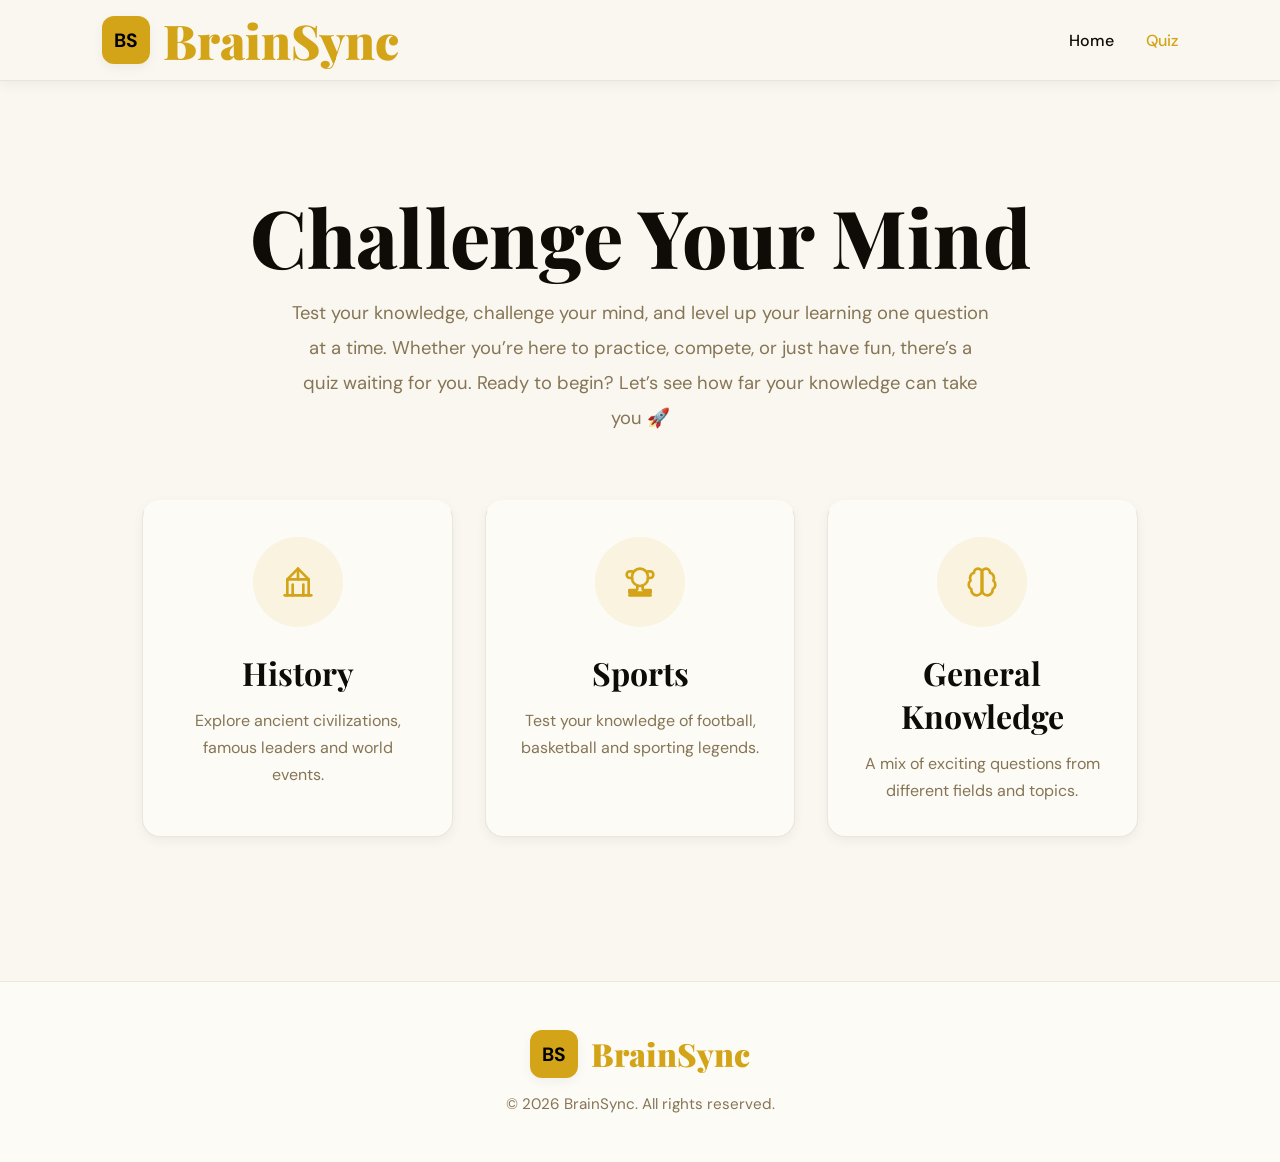
<file: index.html>
<!doctype html>
<html lang="en">
  <head>
    <meta charset="UTF-8" />
    <meta name="viewport" content="width=device-width, initial-scale=1.0" />
    <title>BrainSync</title>
    <link rel="preconnect" href="https://fonts.googleapis.com" />
    <link rel="preconnect" href="https://fonts.gstatic.com" crossorigin />
    <link
      href="https://fonts.googleapis.com/css2?family=Playfair+Display:wght@700;800&family=DM+Sans:wght@400;500;700&display=swap"
      rel="stylesheet"
    />
    <link rel="stylesheet" href="index.css" />
    <script src="index.js" defer></script>
  </head>
  <body>
    <nav class="navbar">
      <div class="logo-container">
        <div class="logo-badge">BS</div>
        <h2>BrainSync</h2>
      </div>

      <button
        class="menu-toggle"
        id="menuToggle"
        aria-label="Open navigation menu"
      >
        ☰
      </button>

      <div class="nav-links" id="navLinks">
        <button
          class="close-menu"
          id="closeMenu"
          aria-label="Close navigation menu"
        >
          ✕
        </button>

        <a href="#">Home</a>
        <a href="#categories">Quiz</a>
      </div>
    </nav>
    <div class="nav-overlay" id="navOverlay"></div>

    <main>
      <h1>Challenge Your Mind</h1>

      <p>
        Test your knowledge, challenge your mind, and level up your learning one
        question at a time. Whether you’re here to practice, compete, or just
        have fun, there’s a quiz waiting for you. Ready to begin? Let’s see how
        far your knowledge can take you 🚀
      </p>

      <section id="categories">
        <a href="quiz/index.html?category=history" class="card">
          <div class="icon">
            <svg
              xmlns="http://www.w3.org/2000/svg"
              width="32"
              height="32"
              viewBox="0 0 24 24"
              fill="none"
              stroke="currentColor"
              stroke-width="2"
              stroke-linecap="round"
              stroke-linejoin="round"
            >
              <path d="M2 22h20" />
              <path d="M4 22V10h16v12" />
              <path d="M12 2v8" />
              <path d="m4 10 8-8 8 8" />
              <path d="M8 22v-8" />
              <path d="M16 22v-8" />
            </svg>
          </div>
          <h3>History</h3>
          <p>Explore ancient civilizations, famous leaders and world events.</p>
        </a>

        <a href="quiz/index.html?category=sports" class="card">
          <div class="icon">
            <svg
              xmlns="http://www.w3.org/2000/svg"
              width="32"
              height="32"
              viewBox="0 0 24 24"
              fill="none"
              stroke="currentColor"
              stroke-width="2"
              stroke-linecap="round"
              stroke-linejoin="round"
            >
              <path d="M6 9H4.5a2.5 2.5 0 0 1 0-5H6" />
              <path d="M18 9h1.5a2.5 2.5 0 0 0 0-5H18" />
              <path d="M4 22h16" />
              <path
                d="M10 14.66V17c0 .55-.45 1-1 1H4v2h16v-2h-5c-.55 0-1-.45-1-1v-2.34"
              />
              <path
                d="M12 2a6 6 0 0 1 6 6v1a6 6 0 0 1-6 6 6 6 0 0 1-6-6V8a6 6 0 0 1 6-6z"
              />
            </svg>
          </div>
          <h3>Sports</h3>
          <p>
            Test your knowledge of football, basketball and sporting legends.
          </p>
        </a>

        <a href="quiz/index.html?category=general" class="card">
          <div class="icon">
            <svg
              xmlns="http://www.w3.org/2000/svg"
              width="32"
              height="32"
              viewBox="0 0 24 24"
              fill="none"
              stroke="currentColor"
              stroke-width="2"
              stroke-linecap="round"
              stroke-linejoin="round"
            >
              <path
                d="M12 5a3 3 0 1 0-5.997.125 4 4 0 0 0-2.526 5.77 4 4 0 0 0 .556 6.588A4 4 0 1 0 12 18Z"
              />
              <path
                d="M12 5a3 3 0 1 1 5.997.125 4 4 0 0 1 2.526 5.77 4 4 0 0 1-.556 6.588A4 4 0 1 1 12 18Z"
              />
              <path d="M12 5v14" />
            </svg>
          </div>
          <h3>General Knowledge</h3>
          <p>A mix of exciting questions from different fields and topics.</p>
        </a>
      </section>
    </main>
    <footer>
      <div class="footer-container">
        <div class="logo-container">
          <div class="logo-badge">BS</div>
          <h2>BrainSync</h2>
        </div>
        <p>&copy; 2026 BrainSync. All rights reserved.</p>
      </div>
    </footer>
  </body>
</html>
</file>
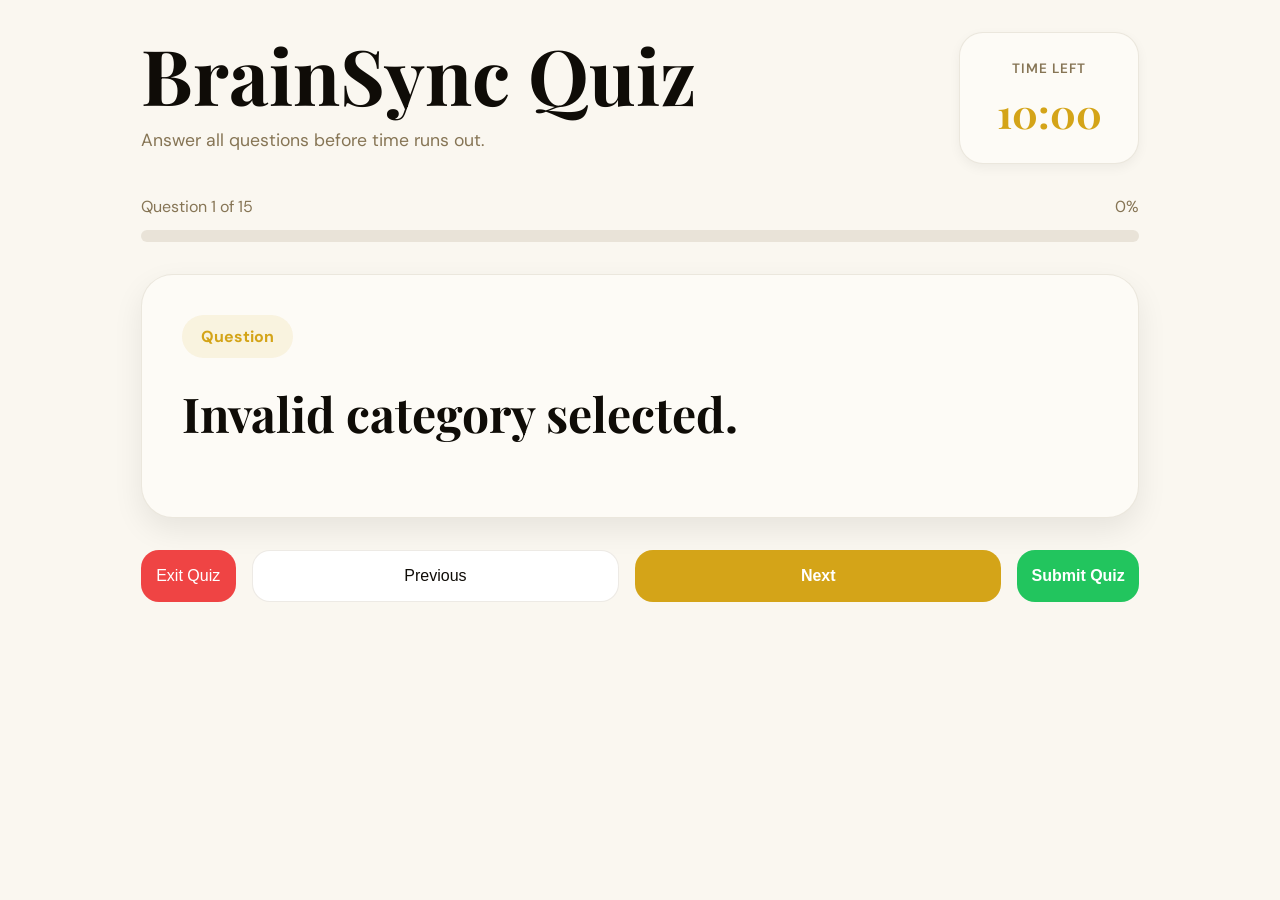
<file: quiz/index.html>
<!doctype html>
<html lang="en">
  <head>
    <meta charset="UTF-8" />
    <meta name="viewport" content="width=device-width, initial-scale=1.0" />
    <title>BrainSync Quiz</title>
    <link rel="preconnect" href="https://fonts.googleapis.com" />
    <link rel="preconnect" href="https://fonts.gstatic.com" crossorigin />
    <link
      href="https://fonts.googleapis.com/css2?family=Playfair+Display:wght@700;800&family=DM+Sans:wght@400;500;700&display=swap"
      rel="stylesheet"
    />
    <link rel="stylesheet" href="quiz.css" />
  </head>
  <body>
    <div class="container">
      <header>
        <div class="header-text">
          <h1 id="quizTitle">BrainSync Quiz</h1>
          <p>Answer all questions before time runs out.</p>
        </div>

        <div class="timer-card">
          <span>TIME LEFT</span>
          <h2 id="timer">10:00</h2>
        </div>
      </header>
      <div class="progress-info">
        <span id="questionNumber"> Question 1 of 15 </span
        ><span id="percentage"> 0% </span>
      </div>
      <div class="progress-bar">
        <div id="progress"></div>
      </div>
      <section class="quiz-card">
        <div class="question-tag">Question</div>

        <h2 id="question">Loading questions...</h2>

        <div id="answers"></div>
      </section>
      <div class="buttons">
        <button id="exitBtn">Exit Quiz</button>
        <button id="prevBtn">Previous</button>
        <button id="nextBtn">Next</button>
        <button id="submitBtn">Submit Quiz</button>
      </div>
    </div>

    <!-- Time out modal -->
    <dialog id="timeoutModal" class="modal">
      <div class="modal-content">
        <div class="modal-icon">
          <svg
            xmlns="http://www.w3.org/2000/svg"
            width="64"
            height="64"
            viewBox="0 0 24 24"
            fill="none"
            stroke="#d4a418"
            stroke-width="2"
            stroke-linecap="round"
            stroke-linejoin="round"
          >
            <path d="M5 22h14" />
            <path d="M5 2h14" />
            <path
              d="M17 2v4a5 5 0 0 1-1.47 3.53L12 13l-3.53-3.47A5 5 0 0 1 7 6V2"
            />
            <path
              d="M7 22v-4a5 5 0 0 1 1.47-3.53L12 11l3.53 3.47A5 5 0 0 1 17 18v4"
            />
          </svg>
        </div>
        <h2>Time is Up!</h2>
        <p>
          Your time limit has expired. Don't worry, we are saving your progress
          and submitting your quiz answers now.
        </p>
        <button id="modalSubmitBtn" class="modal-btn">View Results</button>
      </div>
    </dialog>

    <!-- Exit quiz confirmation modal -->
    <dialog id="exitModal" class="modal">
      <div class="modal-content">
        <h2>Exit Quiz?</h2>

        <p>
          Your current quiz progress will not be saved. Are you sure you want to
          leave?
        </p>

        <button id="continueQuizBtn" class="modal-btn">Continue Quiz</button>

        <button id="confirmExitBtn" class="modal-btn secondary-btn">
          Exit Quiz
        </button>
      </div>
    </dialog>

    <!-- Submission confirmation modal -->
    <dialog id="submitModal" class="modal">
      <div class="modal-content">
        <h2>Submit Quiz?</h2>

        <p id="submitMessage">Checking unanswered questions...</p>

        <button id="cancelSubmitBtn" class="modal-btn">Continue Quiz</button>

        <button id="confirmSubmitBtn" class="modal-btn secondary-btn">
          Submit Quiz
        </button>
      </div>
    </dialog>

    <script src="quiz.js"></script>
  </body>
</html>
</file>
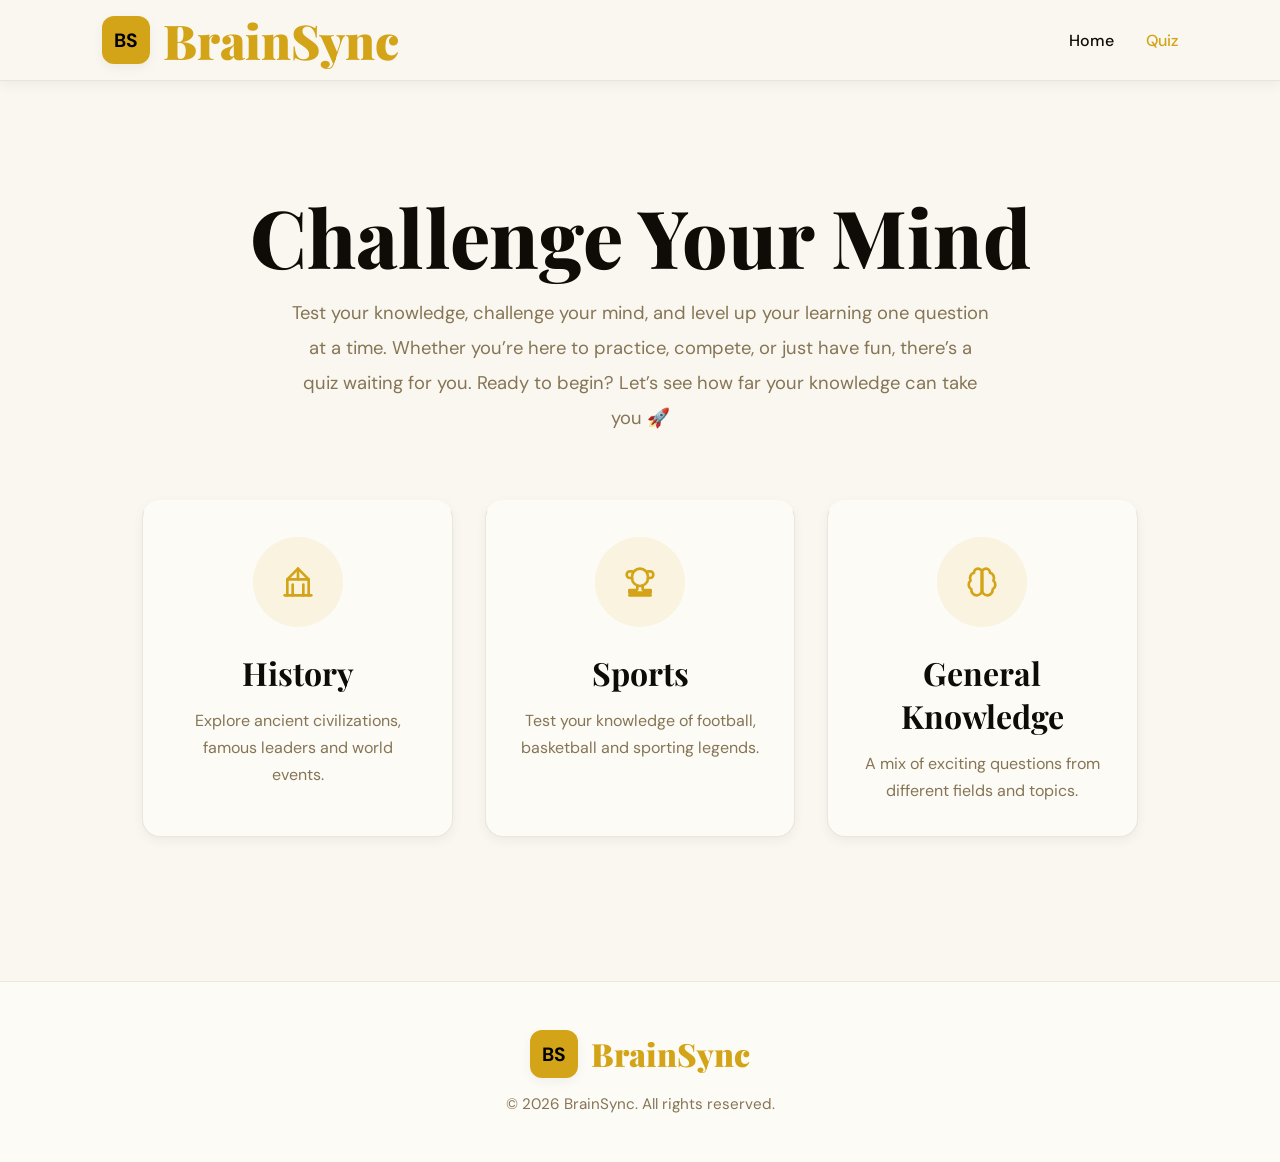
<file: result/index.html>
<!doctype html>
<html lang="en">
  <head>
    <meta charset="UTF-8" />
    <meta name="viewport" content="width=device-width, initial-scale=1.0" />

    <title>Brain Sync - Quiz Results</title>

    <link
      href="https://fonts.googleapis.com/css2?family=Playfair+Display:wght@400;500;600;700;800;900&display=swap"
      rel="stylesheet"
    />

    <link rel="stylesheet" href="result.css" />
  </head>

  <body>
    <header>
      <div class="logo-container">
        <div class="logo-badge">BS</div>
        <h2>BrainSync</h2>
      </div>

      <button id="startQuizBtn">Home</button>
    </header>

    <!-- Main Content -->
    <main class="results-page">
      <section class="results-card">
        <h1 class="results-title">Quiz Completed 🎉</h1>

        <p id="message" class="performance-message">Loading...</p>

        <div class="score-circle">
          <span id="percentage">0%</span>
        </div>

        <div class="results-details">
          <div class="result-row">
            <span class="label">Category</span>
            <span id="category" class="value">-</span>
          </div>

          <div class="result-row">
            <span class="label">Score</span>
            <span class="value">
              <span id="score">0</span> /
              <span id="total">0</span>
            </span>
          </div>

          <div class="result-row">
            <span class="label">Questions Answered</span>
            <span id="answered" class="value">0</span>
          </div>
          <section class="incorrect-section">
            <h2>Questions to Review</h2>

            <div id="incorrectQuestionsList">
              <p>No mistakes 🎉</p>
            </div>
          </section>
        </div>

        <div class="action-buttons">
          <button class="btn primary-btn" onclick="retakeQuiz()">
            Restart Quiz
          </button>

          <button id="shareBtn">
            <span class="text-sm">Share Score</span>
          </button>
        </div>
      </section>
    </main>

    <script src="result.js"></script>
  </body>
</html>
</file>
<file: index.css>
@import url("https://fonts.googleapis.com/css2?family=Playfair+Display:wght@700;800;900&family=DM+Sans:wght@400;500;700&display=swap");

/* =========================
COLOR SYSTEM
========================= */

:root {
  --primary: #d4a418;
  --secondary: #867555;

  --background: #faf7f0;
  --surface: #fdfbf6;

  --text: #0f0c07;
  --muted: #867555;

  --success: #22c55e;
  --error: #ef4444;

  --shadow-sm: 0 4px 12px rgba(15, 12, 7, 0.05);
  --shadow-md: 0 10px 25px rgba(15, 12, 7, 0.08);
  --shadow-lg: 0 20px 40px rgba(15, 12, 7, 0.12);

  --radius: 18px;
  --transition: 0.3s ease;
}

/* =========================
RESET
========================= */

* {
  margin: 0;
  padding: 0;
  box-sizing: border-box;
}

html {
  scroll-behavior: smooth;
}

body {
  font-family: "DM Sans", sans-serif;
  background: var(--background);
  color: var(--text);
  min-height: 100vh;
  display: flex;
  flex-direction: column;
}

/* =========================
NAVBAR
========================= */

.navbar {
  position: fixed;
  top: 0;
  left: 0;
  width: 100%;
  z-index: 1000;

  display: flex;
  justify-content: space-between;
  align-items: center;
  flex-wrap: wrap;

  padding: 1rem 8%;

  background: var(--background);
  border-bottom: 1px solid rgba(134, 117, 85, 0.15);
  box-shadow: var(--shadow-sm);
}

/* =========================
LOGO
========================= */

.logo-container {
  display: flex;
  align-items: center;
  gap: 0.8rem;
}

.logo-badge {
  width: 48px;
  height: 48px;

  display: flex;
  align-items: center;
  justify-content: center;

  background: var(--primary);
  color: #000;

  border-radius: 12px;

  font-size: 1.2rem;
  font-weight: 700;

  box-shadow: var(--shadow-sm);
}

.logo-container h2 {
  font-family: "Playfair Display", serif;
  font-size: 3rem;
  font-weight: 900;
  color: var(--primary);
  line-height: 1;
}

/* =========================
NAV LINKS
========================= */

.nav-links {
  display: flex;
  gap: 2rem;
}

.nav-links a {
  text-decoration: none;
  color: var(--text);
  font-weight: 500;
  transition: var(--transition);
}

.nav-links a:hover,
.nav-links a.active {
  color: var(--primary);
}

.nav-overlay {
  position: fixed;
  inset: 0;

  background: rgba(0, 0, 0, 0.25);

  opacity: 0;
  visibility: hidden;

  transition: 0.3s ease;

  z-index: 1050;
}

.nav-overlay.active {
  opacity: 1;
  visibility: visible;
}

/* =========================
MAIN
========================= */

main {
  flex: 1;
  width: 100%;
  max-width: 1200px;
  margin: 0 auto;
  padding-top: 12rem;
  padding-right: 8%;
  padding-bottom: 5rem;
  padding-left: 8%;
  text-align: center;
}

/* =========================
HERO TITLE
========================= */

main h1 {
  font-family: "Playfair Display", serif;
  font-size: clamp(3rem, 7vw, 5rem);
  font-weight: 800;
  line-height: 1.1;
  margin-bottom: 1rem;
  color: var(--text);
}

/* =========================
HERO TEXT
========================= */

main > p {
  max-width: 700px;
  margin: 0 auto 4rem auto;
  font-size: 1.15rem;
  line-height: 1.9;
  color: var(--muted);
}

/* =========================
CATEGORY GRID
========================= */

section {
  display: grid;
  grid-template-columns: repeat(auto-fit, minmax(280px, 1fr));
  gap: 2rem;
}

/* =========================
CATEGORY CARD
========================= */

.card {
  background: var(--surface);

  border: 1px solid rgba(134, 117, 85, 0.15);
  border-top: 5px solid transparent;

  border-radius: var(--radius);

  padding: 2rem;

  text-decoration: none;
  color: inherit;

  box-shadow: var(--shadow-sm);

  display: flex;
  flex-direction: column;
  align-items: center;

  transition: var(--transition);
}

.card:hover {
  transform: translateY(-8px);
  border-top-color: var(--primary);
  box-shadow: 0 15px 30px rgba(212, 164, 24, 0.15);
}

/* =========================
ICON
========================= */

.icon {
  width: 90px;
  height: 90px;

  display: flex;
  align-items: center;
  justify-content: center;

  border-radius: 50%;

  background: rgba(212, 164, 24, 0.1);

  color: var(--primary);

  font-size: 2.5rem;

  margin-bottom: 1.5rem;
}

.icon svg {
  stroke: var(--primary);
  transition: var(--transition);
}

.card:hover .icon svg {
  transform: scale(1.1);
}

/* =========================
CARD TITLE
========================= */

.card h3 {
  font-family: "Playfair Display", serif;
  font-size: 2rem;
  color: var(--text);
  margin-bottom: 0.8rem;
}

/* =========================
CARD TEXT
========================= */

.card p {
  color: var(--muted);
  line-height: 1.7;
}

/* =========================
FOOTER
========================= */

footer {
  margin-top: 4rem;
  padding: 3rem 8%;

  background: var(--surface);

  border-top: 1px solid rgba(134, 117, 85, 0.15);
}

.footer-container {
  max-width: 1200px;

  margin: 0 auto;

  display: flex;
  flex-direction: column;
  align-items: center;

  gap: 1rem;
}

.footer-container h2 {
  font-family: "Playfair Display", serif;
  font-size: 2rem;
  color: var(--primary);
}

.footer-container p {
  color: var(--muted);
  font-size: 0.95rem;
}

.menu-toggle,
.close-menu {
  display: none;
  background: none;
  border: none;
  cursor: pointer;
}

/* =========================
TABLETS
========================= */

@media (max-width: 768px) {
  .navbar {
    padding: 1rem 5%;
  }

  .menu-toggle {
    display: block;
    font-size: 2rem;
    color: var(--text);
  }

  .nav-links {
    position: fixed;
    top: 0;
    right: -100%;
    width: 260px;
    height: 100vh;
    background: var(--surface);
    display: flex;
    flex-direction: column;
    align-items: flex-start;
    justify-content: flex-start;
    gap: 2rem;
    padding-top: 5rem;
    padding-left: 2rem;
    box-shadow: var(--shadow-lg);
    transition: right 0.3s ease;
    z-index: 1100;
  }

  .nav-links.open {
    right: 0;
  }

  .close-menu {
    display: block;
    position: absolute;
    top: 1rem;
    right: 1rem;
    font-size: 2rem;
    color: var(--text);
  }

  .logo-container h2 {
    font-size: 2.4rem;
  }

  main {
    padding-top: 8rem;
    padding-left: 6%;
    padding-right: 6%;
  }

  main h1 {
    font-size: clamp(2.5rem, 10vw, 4rem);
  }
}

/* =========================
SMALL PHONES
========================= */

@media (max-width: 480px) {
  .logo-container h2 {
    font-size: 2rem;
  }

  .logo-badge {
    width: 42px;
    height: 42px;
  }

  main {
    padding-top: 13rem;
  }

  .card {
    padding: 1.8rem;
  }

  .icon {
    width: 70px;
    height: 70px;
    font-size: 2rem;
  }

  .card h3 {
    font-size: 1.5rem;
  }
}
</file>
<file: quiz/quiz.css>
@import url("https://fonts.googleapis.com/css2?family=Playfair+Display:wght@700;800&family=DM+Sans:wght@400;500;700&display=swap");

/* =========================
   ROOT VARIABLES
========================= */

:root {
  --primary: #d4a418;
  --secondary: #867555;

  --background: #faf7f0;
  --surface: #fdfbf6;

  --text: #0f0c07;
  --muted: #867555;

  --success: #22c55e;
  --error: #ef4444;

  --border: rgba(134, 117, 85, 0.15);

  --shadow-sm: 0 4px 12px rgba(15, 12, 7, 0.05);

  --shadow-md: 0 12px 30px rgba(15, 12, 7, 0.08);

  --radius: 24px;

  --transition: 0.3s ease;
}

/* =========================
   RESET
========================= */

* {
  margin: 0;
  padding: 0;
  box-sizing: border-box;
}

html {
  scroll-behavior: smooth;
}

body {
  min-height: 100vh;
  font-family: "DM Sans", sans-serif;
  background: var(--background);
  color: var(--text);
}

/* =========================
   CONTAINER
========================= */
.container {
  max-width: 90%;
  margin: 0 auto;
  padding: 2rem 6%;
}

/* =========================
   HEADER
========================= */

header {
  display: flex;
  justify-content: space-between;
  align-items: flex-start;
  gap: 2rem;
  margin-bottom: 2rem;
}

.header-text {
  flex: 1;
}

.header-text h1 {
  font-family: "Playfair Display", serif;
  font-size: clamp(2.8rem, 6vw, 5rem);
  line-height: 1.1;
  margin-bottom: 0.8rem;
}

.header-text p {
  color: var(--muted);
  font-size: 1.1rem;
  margin-top: 0.5rem;
}

/* =========================
   TIMER CARD
========================= */

.timer-card {
  min-width: 180px;
  background: var(--surface);
  border: 1px solid var(--border);
  border-radius: var(--radius);
  padding: 1.5rem;
  text-align: center;
  box-shadow: var(--shadow-sm);
}

.timer-card span {
  color: var(--muted);
  font-size: 0.85rem;
  font-weight: 600;
  letter-spacing: 1px;
}

.timer-card h2 {
  margin-top: 0.5rem;
  color: var(--primary);
  font-size: 2.5rem;
  font-family: "Playfair Display", serif;
}

/* =========================
   PROGRESS INFO
========================= */

.progress-info {
  display: flex;
  justify-content: space-between;
  margin-bottom: 0.8rem;
  font-size: 1rem;
  color: var(--muted);
}

.progress-bar {
  width: 100%;
  height: 12px;
  background: rgba(134, 117, 85, 0.15);
  border-radius: 999px;
  overflow: hidden;
  margin-bottom: 2rem;
}

#progress {
  width: 0%;
  height: 100%;
  background: var(--primary);
  border-radius: 999px;
  transition: 0.4s ease;
}

/*=========================
   QUIZ CARD
========================= */

.quiz-card {
  background: var(--surface);
  border: 1px solid var(--border);
  border-radius: 32px;
  padding: 2.5rem;
  box-shadow: var(--shadow-md);
  margin-bottom: 2rem;
}

/* =========================
   QUESTION TAG
========================= */

.question-tag {
  display: inline-block;
  padding: 0.7rem 1.2rem;
  border-radius: 999px;
  background: rgba(212, 164, 24, 0.1);
  color: var(--primary);
  font-weight: 700;
  margin-bottom: 1.5rem;
}

/* =========================
   QUESTION
========================= */

#question {
  font-family: "Playfair Display", serif;
  font-size: clamp(1.8rem, 4vw, 3rem);
  line-height: 1.3;
  margin-bottom: 2rem;
}

/* =========================
   ANSWERS
========================= */

#answers {
  display: flex;
  flex-direction: column;
  gap: 1rem;
}

/* =========================
   ANSWER BUTTON
========================= */

.answer-btn {
  width: 100%;
  padding: 1.2rem 1.5rem;
  border: 2px solid rgba(134, 117, 85, 0.15);
  background: white;
  border-radius: 18px;
  text-align: left;
  cursor: pointer;
  font-size: 1rem;
  font-family: "DM Sans", sans-serif;
  transition: var(--transition);
  display: block;
  line-height: 1.5;
}

.answer-btn:hover {
  border-color: var(--primary);
  background: rgba(212, 164, 24, 0.05);
}

.answer-btn.selected {
  border-color: var(--primary);
  background: rgba(212, 164, 24, 0.12);
  font-weight: 600;
}

/* =========================
   BUTTON SECTION
========================= */

.buttons {
  display: flex;
  justify-content: space-between;
  gap: 1rem;
}

/* Previous */

#prevBtn {
  flex: 1;
  padding: 1rem;
  border: 1px solid var(--border);
  border-radius: 18px;
  background: white;
  color: var(--text);
  font-size: 1rem;
  cursor: pointer;
  transition: var(--transition);
}

#prevBtn:not(:disabled):hover {
  border-color: var(--primary);
}

#prevBtn:disabled,
#nextBtn:disabled {
  opacity: 0.5;
  cursor: not-allowed;
}

/* Next */

#nextBtn {
  flex: 1;
  padding: 1rem;
  border: none;
  border-radius: 18px;
  background: var(--primary);
  color: white;
  font-size: 1rem;
  font-weight: 700;
  cursor: pointer;
  transition: var(--transition);
}

#nextBtn:not(:disabled):hover {
  transform: translateY(-2px);
  box-shadow: 0 10px 20px rgba(212, 164, 24, 0.25);
}

/* Exit */
#exitBtn {
  /* flex: 1; */
  padding: 1rem 0.9rem;
  border: 1px solid rgba(239, 68, 68, 0.25);
  border-radius: 18px;
  background: #ef4444;
  color: white;
  font-size: 1rem;
  cursor: pointer;
  transition: var(--transition);
}

#exitBtn:hover {
  background: rgba(239, 68, 68, 0.08);
  color: black;
}

/* Submit */
#submitBtn {
  /* flex: 1; */
  padding: 1rem 0.9rem;
  border: none;
  border-radius: 18px;
  background: var(--success);
  color: white;
  font-size: 1rem;
  font-weight: 700;
  cursor: pointer;
  transition: var(--transition);
}

#submitBtn:hover {
  background: rgba(239, 68, 68, 0.08);
  color: black;
}

/* =========================
   MODAL STYLING
========================= */
.modal {
  border: none;
  border-radius: var(--radius);
  background: var(--surface);
  box-shadow: var(--shadow-md);
  max-width: 450px;
  width: 90%;
  margin: auto;
  padding: 2.5rem;
  outline: none;
}

/* Semi-transparent blur backdrop behind the modal */
.modal::backdrop {
  background: rgba(15, 12, 7, 0.4);
  backdrop-filter: blur(4px);
}

.modal-content {
  display: flex;
  flex-direction: column;
  align-items: center;
  text-align: center;
}

.modal-icon {
  font-size: 3rem;
  margin-bottom: 1rem;
}

.modal-content h2 {
  font-family: "Playfair Display", serif;
  color: var(--text);
  font-size: 2rem;
  margin-bottom: 0.75rem;
}

.modal-content p {
  color: var(--muted);
  line-height: 1.6;
  margin-bottom: 2rem;
  font-size: 1rem;
}

.modal-btn {
  width: 100%;
  padding: 1rem;
  border: none;
  border-radius: 18px;
  background: var(--primary);
  color: white;
  font-size: 1rem;
  font-weight: 700;
  cursor: pointer;
  transition: var(--transition);
}

.modal-btn:hover {
  transform: translateY(-2px);
  box-shadow: 0 10px 20px rgba(212, 164, 24, 0.25);
}

.secondary-btn {
  margin-top: 1rem;
  background: white;
  color: var(--text);
  border: 1px solid var(--border);
}

/* =========================
   MOBILE
========================= */

@media (max-width: 900px) {
  header {
    flex-direction: column;
  }

  .timer-card {
    width: 100%;
  }

  .quiz-card {
    padding: 2rem;
  }
}

@media (max-width: 600px) {
  .container {
    padding: 2rem 5%;
  }

  .buttons {
    flex-direction: column;
  }

  #prevBtn,
  #nextBtn {
    width: 100%;
  }

  .header-text h1 {
    font-size: 3rem;
  }

  #question {
    font-size: 1.8rem;
  }
}
</file>
<file: result/result.css>
@import url("https://fonts.googleapis.com/css2?family=Playfair+Display:wght@700;800&family=DM+Sans:wght@400;500;700&display=swap");

/* ===================================
   GLOBAL RESET
=================================== */

* {
  margin: 0;
  padding: 0;
  box-sizing: border-box;
}

body {
  font-family: "DM Sans", sans-serif;
  background-color: #f7f4eb;
  color: #1a1a1a;
}

/* ===================================
   HEADER (BrainSync)
=================================== */

header {
  position: fixed;
  top: 0;
  left: 0;
  width: 100%;

  z-index: 1000;

  display: flex;
  justify-content: space-between;
  align-items: center;

  padding: 20px 8%;

  background: #f7f4eb;

  border-bottom: 1px solid rgba(134, 117, 85, 0.15);

  box-shadow: 0 4px 12px rgba(15, 12, 7, 0.05);
}

.results-page {
  padding-top: 110px;
}

/* BrainSync LOGO */
.logo-container {
  display: flex;
  align-items: center;
  justify-content: center;
  gap: 0.75rem;
}

.logo-badge {
  background: #d4a418;
  color: #000000;
  font-family: "DM Sans", sans-serif;
  font-weight: 700;
  font-size: 0.9rem;
  letter-spacing: 0.5px;
  width: 36px;
  height: 36px;
  display: flex;
  align-items: center;
  justify-content: center;
  border-radius: 8px;
  box-shadow: 0 4px 12px rgba(15, 12, 7, 0.05);
}

.logo-container h2 {
  font-family: "Playfair Display", serif;
  color: #d4a317;
  font-weight: 700;
}

/* ===================================
   CARD
=================================== */

.results-card {
  width: calc(100% - 2rem);
  max-width: 420px;
  margin: 40px auto;

  background: #ffffff;
  border-radius: 18px;
  padding: 25px;
  box-shadow: 0 8px 25px rgba(0, 0, 0, 0.08);
  text-align: center;
}

/* Title */
.results-title {
  font-size: 24px;
  font-family: "Playfair Display", serif;
  font-weight: 800;
  color: #d4a317;
  margin-bottom: 10px;
}

/* Message */
.performance-message {
  font-size: 15px;
  color: #444;
  margin-bottom: 18px;
}

/* ===================================
   SCORE CIRCLE
=================================== */

.score-circle {
  width: 130px;
  height: 130px;
  border-radius: 50%;
  margin: 20px auto;
  display: flex;
  align-items: center;
  justify-content: center;
  background: conic-gradient(#d4a317 calc(var(--progress, 0) * 1%), #e6e6e6 0);
  position: relative;
}

/* Inner white circle */
.score-circle::after {
  content: "";
  position: absolute;
  width: 100px;
  height: 100px;
  background: white;
  border-radius: 50%;
}

/* Percentage text */
.score-circle span {
  position: relative;
  font-size: 20px;
  font-weight: 800;
  z-index: 2;
}

/* ===================================
   DETAILS
=================================== */

.results-details {
  text-align: left;
  margin-top: 10px;
}

.result-row {
  display: flex;
  justify-content: space-between;
  color: #867555;
  padding: 10px 0;
  border-bottom: 1px solid #eee;
}

.incorrect-section {
  margin-top: 30px;
  text-align: left;
}

.incorrect-section h2 {
  color: #d4a317;
  margin-bottom: 15px;
  font-size: 1.3rem;
}

.incorrect-card {
  background: #fff;
  border-left: 4px solid #d4a317;
  padding: 15px;
  margin-bottom: 15px;
  border-radius: 10px;
  box-shadow: 0 2px 8px rgba(0, 0, 0, 0.05);
}

.incorrect-card h4 {
  margin-bottom: 10px;
  color: #1a1a1a;
}

.incorrect-card p {
  margin-bottom: 5px;
  color: #555;
}

/* ===================================
   BUTTONS
=================================== */

.action-buttons {
  display: flex;
  flex-direction: column;
  gap: 12px;
}

/* Restart button */
.btn.primary-btn {
  background: #d4a317;
  color: #fff;
  border: none;
  padding: 12px;
  margin-top: 12px;
  border-radius: 12px;
  font-weight: 700;
  cursor: pointer;
  box-shadow: 0 2px 5px rgba(0, 0, 0, 0.2);
  transform: translateY(0);
  transition:
    transform 0.3s ease,
    box-shadow 0.3s ease;
}

.btn.primary-btn:hover {
  background: #b88f12;
  transform: translateY(-4px);
  box-shadow: 0 6px 15px rgba(0, 0, 0, 0.3);
}

/* Share button */
#shareBtn {
  background: #fff;
  color: #867555;
  border: 1px solid #ddd;
  padding: 12px;
  border-radius: 12px;
  font-weight: 600;
  cursor: pointer;
  box-shadow: 0 2px 5px rgba(0, 0, 0, 0.2);
  transform: translateY(0);
  transition:
    transform 0.3s ease,
    box-shadow 0.3s ease;
}

#shareBtn:hover {
  color: #867555;
  transform: translateY(-4px);
  box-shadow: 0 6px 15px rgba(0, 0, 0, 0.3);
}
/* Home button */
#startQuizBtn {
  background-color: #d4a317;
  border: none;
  color: #fff;
  padding: 8px 16px;
  border-radius: 20px;
  font-weight: 600;
  cursor: pointer;
  box-shadow: 0 2px 5px rgba(0, 0, 0, 0.2);
  transform: translateY(0);
  transition:
    transform 0.3s ease,
    box-shadow 0.3s ease;
}

#startQuizBtn:hover {
  background-color: #b88f12;
  transform: translateY(-4px);
  box-shadow: 0 6px 15px rgba(0, 0, 0, 0.3);
}

/* ===================================
   MOBILE
=================================== */
@media (max-width: 480px) {
  .results-page {
    padding-top: 100px;
    padding-left: 1rem;
    padding-right: 1rem;
  }

  .results-card {
    width: 100%;
    padding: 20px;
  }

  .logo-container h2 {
    font-size: 1.5rem;
  }

  #startQuizBtn {
    padding: 8px 14px;
  }
}
</file>
